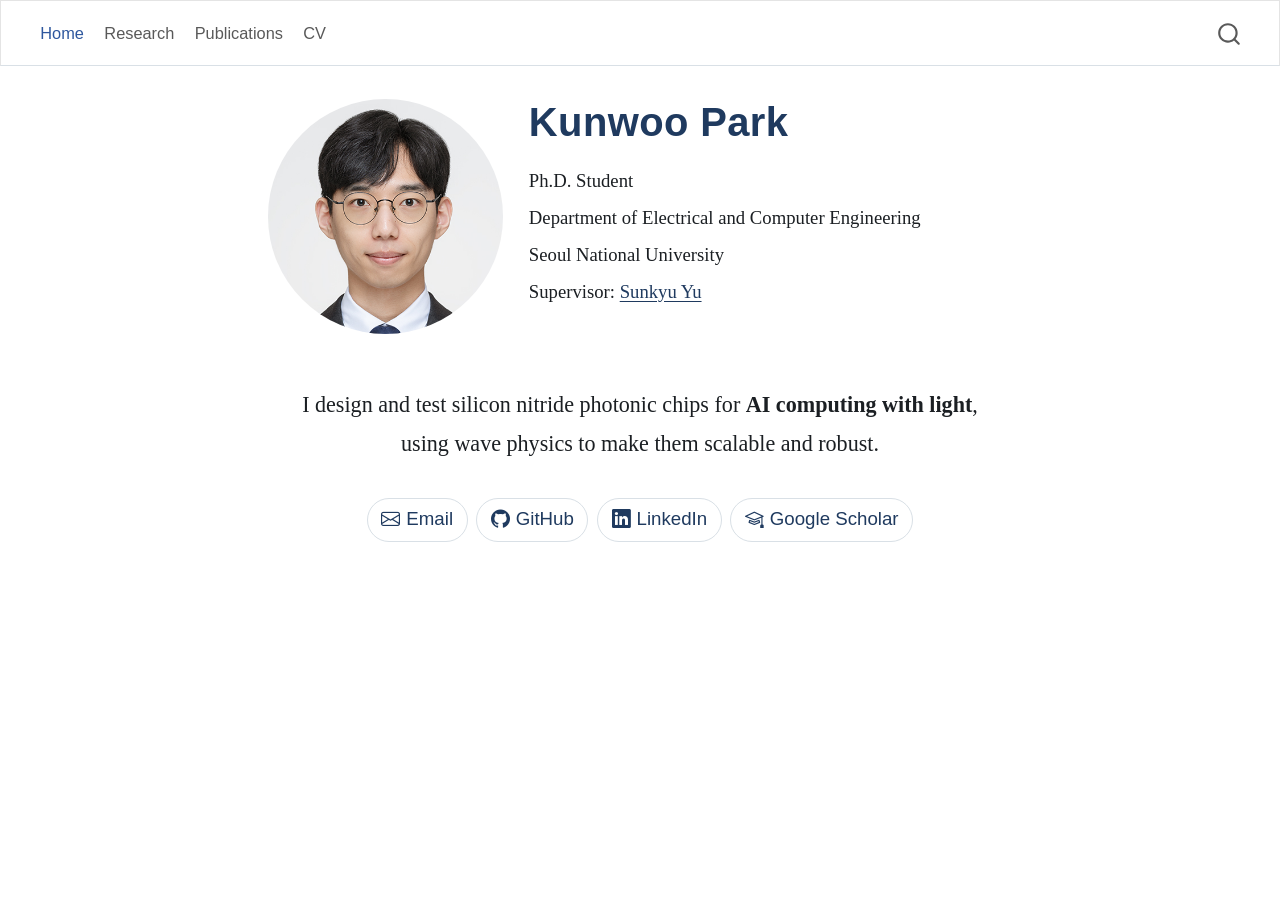
<file: docs/index.html>
<!DOCTYPE html>
<html xmlns="http://www.w3.org/1999/xhtml" lang="en" xml:lang="en"><head>

<meta charset="utf-8">
<meta name="generator" content="quarto-1.9.37">

<meta name="viewport" content="width=device-width, initial-scale=1.0, user-scalable=yes">

<meta name="description" content="Kunwoo Park, Ph.D.&nbsp;student at Seoul National University. Research in integrated photonics, optical inverse design, and topological photonics for AI computing with light.">

<title>Home – Kunwoo Park</title>
<style>
/* Default styles provided by pandoc.
** See https://pandoc.org/MANUAL.html#variables-for-html for config info.
*/
code{white-space: pre-wrap;}
span.smallcaps{font-variant: small-caps;}
div.columns{display: flex; gap: min(4vw, 1.5em);}
div.column{flex: auto; overflow-x: auto;}
div.hanging-indent{margin-left: 1.5em; text-indent: -1.5em;}
ul.task-list{list-style: none;}
ul.task-list li input[type="checkbox"] {
  width: 0.8em;
  margin: 0 0.8em 0.2em -1em; /* quarto-specific, see https://github.com/quarto-dev/quarto-cli/issues/4556 */ 
  vertical-align: middle;
}
</style>


<script src="site_libs/quarto-nav/quarto-nav.js"></script>
<script src="site_libs/quarto-nav/headroom.min.js"></script>
<script src="site_libs/clipboard/clipboard.min.js"></script>
<script src="site_libs/quarto-search/autocomplete.umd.js"></script>
<script src="site_libs/quarto-search/fuse.min.js"></script>
<script src="site_libs/quarto-search/quarto-search.js"></script>
<meta name="quarto:offset" content="./">
<link href="./park.png" rel="icon" type="image/png">
<script src="site_libs/quarto-html/quarto.js" type="module"></script>
<script src="site_libs/quarto-html/tabsets/tabsets.js" type="module"></script>
<script src="site_libs/quarto-html/popper.min.js"></script>
<script src="site_libs/quarto-html/tippy.umd.min.js"></script>
<script src="site_libs/quarto-html/anchor.min.js"></script>
<link href="site_libs/quarto-html/tippy.css" rel="stylesheet">
<link href="site_libs/quarto-html/quarto-syntax-highlighting-7f8f88aac4f3542376d5c11b86a4c14d.css" rel="stylesheet" id="quarto-text-highlighting-styles">
<script src="site_libs/bootstrap/bootstrap.min.js"></script>
<link href="site_libs/bootstrap/bootstrap-icons.css" rel="stylesheet">
<link href="site_libs/bootstrap/bootstrap-d70271683aa93feafeb583e606870e3f.min.css" rel="stylesheet" append-hash="true" id="quarto-bootstrap" data-mode="light">
<script id="quarto-search-options" type="application/json">{
  "location": "navbar",
  "copy-button": false,
  "collapse-after": 3,
  "panel-placement": "end",
  "type": "overlay",
  "limit": 50,
  "keyboard-shortcut": [
    "f",
    "/",
    "s"
  ],
  "show-item-context": false,
  "language": {
    "search-no-results-text": "No results",
    "search-matching-documents-text": "matching documents",
    "search-copy-link-title": "Copy link to search",
    "search-hide-matches-text": "Hide additional matches",
    "search-more-match-text": "more match in this document",
    "search-more-matches-text": "more matches in this document",
    "search-clear-button-title": "Clear",
    "search-text-placeholder": "",
    "search-detached-cancel-button-title": "Cancel",
    "search-submit-button-title": "Submit",
    "search-label": "Search"
  }
}</script>


<link rel="stylesheet" href="styles.css">
<meta property="og:title" content="Home – Kunwoo Park">
<meta property="og:description" content="Kunwoo Park, Ph.D.&nbsp;student at Seoul National University. Research in integrated photonics, optical inverse design, and topological photonics for AI computing with light.">
<meta property="og:image" content="https://kunwoopark.github.io/images/profile.jpg">
<meta property="og:site_name" content="Kunwoo Park">
<meta property="og:image:alt" content="Portrait of Kunwoo Park">
</head>

<body class="nav-fixed home-page fullcontent quarto-light">

<div id="quarto-search-results"></div>
  <header id="quarto-header" class="headroom fixed-top">
    <nav class="navbar navbar-expand-lg " data-bs-theme="dark">
      <div class="navbar-container container-fluid">
      <div class="navbar-brand-container mx-auto">
    <a class="navbar-brand" href="./index.html">
    <span class="navbar-title">Kunwoo Park</span>
    </a>
  </div>
            <div id="quarto-search" class="" title="Search"></div>
          <button class="navbar-toggler" type="button" data-bs-toggle="collapse" data-bs-target="#navbarCollapse" aria-controls="navbarCollapse" role="menu" aria-expanded="false" aria-label="Toggle navigation" onclick="if (window.quartoToggleHeadroom) { window.quartoToggleHeadroom(); }">
  <span class="navbar-toggler-icon"></span>
</button>
          <div class="collapse navbar-collapse" id="navbarCollapse">
            <ul class="navbar-nav navbar-nav-scroll me-auto">
  <li class="nav-item">
    <a class="nav-link active" href="./index.html" aria-current="page"> 
<span class="menu-text">Home</span></a>
  </li>  
  <li class="nav-item">
    <a class="nav-link" href="./research.html"> 
<span class="menu-text">Research</span></a>
  </li>  
  <li class="nav-item">
    <a class="nav-link" href="./publications.html"> 
<span class="menu-text">Publications</span></a>
  </li>  
  <li class="nav-item">
    <a class="nav-link" href="./cv.html"> 
<span class="menu-text">CV</span></a>
  </li>  
</ul>
          </div> <!-- /navcollapse -->
            <div class="quarto-navbar-tools">
</div>
      </div> <!-- /container-fluid -->
    </nav>
</header>
<!-- content -->
<div id="quarto-content" class="quarto-container page-columns page-rows-contents page-layout-article page-navbar">
<!-- sidebar -->
<!-- margin-sidebar -->
    
<!-- main -->
<main class="content" id="quarto-document-content">

<header id="title-block-header" class="quarto-title-block default">
<div class="quarto-title">
<h1 class="title">Home</h1>
</div>

<div>
  <div class="description">
    Kunwoo Park, Ph.D.&nbsp;student at Seoul National University. Research in integrated photonics, optical inverse design, and topological photonics for AI computing with light.
  </div>
</div>


<div class="quarto-title-meta">

    
  
    
  </div>
  


</header>


<div class="columns home-hero">
<div class="column" style="width:36%;">
<div class="quarto-figure quarto-figure-center">
<figure class="figure">
<p><img src="images/profile.jpg" class="home-profile-image img-fluid figure-img" alt="Portrait of Kunwoo Park"></p>
<figcaption>Kunwoo Park</figcaption>
</figure>
</div>
</div><div class="column" style="width:64%;">
<section id="kunwoo-park" class="level1">
<h1>Kunwoo Park</h1>
<div class="home-meta">
<p>Ph.D.&nbsp;Student</p>
<p>Department of Electrical and Computer Engineering</p>
<p>Seoul National University</p>
<p>Supervisor: <a href="https://waves.snu.ac.kr">Sunkyu Yu</a></p>
</div>
</section>
</div>
</div>
<div class="home-intro">
<p>I design and test <span class="nowrap">silicon nitride photonic chips</span> for <span class="nowrap"><strong>AI computing with light</strong></span>, using <span class="nowrap">wave physics</span> to make them <span class="nowrap">scalable and robust</span>.</p>
</div>
<div class="about-links">
<p><a href="mailto:imotdnif43@snu.ac.kr" class="about-link"><i class="bi bi-envelope" aria-hidden="true"></i> <span class="about-link-text">Email</span></a> <a href="https://github.com/KunwooPark" class="about-link"><i class="bi bi-github" aria-hidden="true"></i> <span class="about-link-text">GitHub</span></a> <a href="https://www.linkedin.com/in/kunwoo-park-38ba13329/" class="about-link"><i class="bi bi-linkedin" aria-hidden="true"></i> <span class="about-link-text">LinkedIn</span></a> <a href="https://scholar.google.com/citations?user=KrNjLQgAAAAJ" class="about-link"><i class="bi bi-mortarboard" aria-hidden="true"></i> <span class="about-link-text">Google Scholar</span></a></p>
</div>



</main> <!-- /main -->
<script id="quarto-html-after-body" type="application/javascript">
  window.document.addEventListener("DOMContentLoaded", function (event) {
    const icon = "";
    const anchorJS = new window.AnchorJS();
    anchorJS.options = {
      placement: 'right',
      icon: icon
    };
    anchorJS.add('.anchored');
    const isCodeAnnotation = (el) => {
      for (const clz of el.classList) {
        if (clz.startsWith('code-annotation-')) {                     
          return true;
        }
      }
      return false;
    }
    const onCopySuccess = function(e) {
      // button target
      const button = e.trigger;
      // don't keep focus
      button.blur();
      // flash "checked"
      button.classList.add('code-copy-button-checked');
      var currentTitle = button.getAttribute("title");
      button.setAttribute("title", "Copied!");
      let tooltip;
      if (window.bootstrap) {
        button.setAttribute("data-bs-toggle", "tooltip");
        button.setAttribute("data-bs-placement", "left");
        button.setAttribute("data-bs-title", "Copied!");
        tooltip = new bootstrap.Tooltip(button, 
          { trigger: "manual", 
            customClass: "code-copy-button-tooltip",
            offset: [0, -8]});
        tooltip.show();    
      }
      setTimeout(function() {
        if (tooltip) {
          tooltip.hide();
          button.removeAttribute("data-bs-title");
          button.removeAttribute("data-bs-toggle");
          button.removeAttribute("data-bs-placement");
        }
        button.setAttribute("title", currentTitle);
        button.classList.remove('code-copy-button-checked');
      }, 1000);
      // clear code selection
      e.clearSelection();
    }
    const getTextToCopy = function(trigger) {
      const outerScaffold = trigger.parentElement.cloneNode(true);
      const codeEl = outerScaffold.querySelector('code');
      for (const childEl of codeEl.children) {
        if (isCodeAnnotation(childEl)) {
          childEl.remove();
        }
      }
      return codeEl.innerText;
    }
    const clipboard = new window.ClipboardJS('.code-copy-button:not([data-in-quarto-modal])', {
      text: getTextToCopy
    });
    clipboard.on('success', onCopySuccess);
    if (window.document.getElementById('quarto-embedded-source-code-modal')) {
      const clipboardModal = new window.ClipboardJS('.code-copy-button[data-in-quarto-modal]', {
        text: getTextToCopy,
        container: window.document.getElementById('quarto-embedded-source-code-modal')
      });
      clipboardModal.on('success', onCopySuccess);
    }
      var localhostRegex = new RegExp(/^(?:http|https):\/\/localhost\:?[0-9]*\//);
      var mailtoRegex = new RegExp(/^mailto:/);
        var filterRegex = new RegExp("https:\/\/kunwoopark\.github\.io\/");
      var isInternal = (href) => {
          return filterRegex.test(href) || localhostRegex.test(href) || mailtoRegex.test(href);
      }
      // Inspect non-navigation links and adorn them if external
     var links = window.document.querySelectorAll('a[href]:not(.nav-link):not(.navbar-brand):not(.toc-action):not(.sidebar-link):not(.sidebar-item-toggle):not(.pagination-link):not(.no-external):not([aria-hidden]):not(.dropdown-item):not(.quarto-navigation-tool):not(.about-link)');
      for (var i=0; i<links.length; i++) {
        const link = links[i];
        if (!isInternal(link.href)) {
          // undo the damage that might have been done by quarto-nav.js in the case of
          // links that we want to consider external
          if (link.dataset.originalHref !== undefined) {
            link.href = link.dataset.originalHref;
          }
            // target, if specified
            link.setAttribute("target", "_blank");
            if (link.getAttribute("rel") === null) {
              link.setAttribute("rel", "noopener");
            }
        }
      }
    function tippyHover(el, contentFn, onTriggerFn, onUntriggerFn) {
      const config = {
        allowHTML: true,
        maxWidth: 500,
        delay: 100,
        arrow: false,
        appendTo: function(el) {
            return el.parentElement;
        },
        interactive: true,
        interactiveBorder: 10,
        theme: 'quarto',
        placement: 'bottom-start',
      };
      if (contentFn) {
        config.content = contentFn;
      }
      if (onTriggerFn) {
        config.onTrigger = onTriggerFn;
      }
      if (onUntriggerFn) {
        config.onUntrigger = onUntriggerFn;
      }
      window.tippy(el, config); 
    }
    const noterefs = window.document.querySelectorAll('a[role="doc-noteref"]');
    for (var i=0; i<noterefs.length; i++) {
      const ref = noterefs[i];
      tippyHover(ref, function() {
        // use id or data attribute instead here
        let href = ref.getAttribute('data-footnote-href') || ref.getAttribute('href');
        try { href = new URL(href).hash; } catch {}
        const id = href.replace(/^#\/?/, "");
        const note = window.document.getElementById(id);
        if (note) {
          return note.innerHTML;
        } else {
          return "";
        }
      });
    }
    const xrefs = window.document.querySelectorAll('a.quarto-xref');
    const processXRef = (id, note) => {
      // Strip column container classes
      const stripColumnClz = (el) => {
        el.classList.remove("page-full", "page-columns");
        if (el.children) {
          for (const child of el.children) {
            stripColumnClz(child);
          }
        }
      }
      stripColumnClz(note)
      if (id === null || id.startsWith('sec-')) {
        // Special case sections, only their first couple elements
        const container = document.createElement("div");
        if (note.children && note.children.length > 2) {
          container.appendChild(note.children[0].cloneNode(true));
          for (let i = 1; i < note.children.length; i++) {
            const child = note.children[i];
            if (child.tagName === "P" && child.innerText === "") {
              continue;
            } else {
              container.appendChild(child.cloneNode(true));
              break;
            }
          }
          if (window.Quarto?.typesetMath) {
            window.Quarto.typesetMath(container);
          }
          return container.innerHTML
        } else {
          if (window.Quarto?.typesetMath) {
            window.Quarto.typesetMath(note);
          }
          return note.innerHTML;
        }
      } else {
        // Remove any anchor links if they are present
        const anchorLink = note.querySelector('a.anchorjs-link');
        if (anchorLink) {
          anchorLink.remove();
        }
        if (window.Quarto?.typesetMath) {
          window.Quarto.typesetMath(note);
        }
        if (note.classList.contains("callout")) {
          return note.outerHTML;
        } else {
          return note.innerHTML;
        }
      }
    }
    for (var i=0; i<xrefs.length; i++) {
      const xref = xrefs[i];
      tippyHover(xref, undefined, function(instance) {
        instance.disable();
        let url = xref.getAttribute('href');
        let hash = undefined; 
        if (url.startsWith('#')) {
          hash = url;
        } else {
          try { hash = new URL(url).hash; } catch {}
        }
        if (hash) {
          const id = hash.replace(/^#\/?/, "");
          const note = window.document.getElementById(id);
          if (note !== null) {
            try {
              const html = processXRef(id, note.cloneNode(true));
              instance.setContent(html);
            } finally {
              instance.enable();
              instance.show();
            }
          } else {
            // See if we can fetch this
            fetch(url.split('#')[0])
            .then(res => res.text())
            .then(html => {
              const parser = new DOMParser();
              const htmlDoc = parser.parseFromString(html, "text/html");
              const note = htmlDoc.getElementById(id);
              if (note !== null) {
                const html = processXRef(id, note);
                instance.setContent(html);
              } 
            }).finally(() => {
              instance.enable();
              instance.show();
            });
          }
        } else {
          // See if we can fetch a full url (with no hash to target)
          // This is a special case and we should probably do some content thinning / targeting
          fetch(url)
          .then(res => res.text())
          .then(html => {
            const parser = new DOMParser();
            const htmlDoc = parser.parseFromString(html, "text/html");
            const note = htmlDoc.querySelector('main.content');
            if (note !== null) {
              // This should only happen for chapter cross references
              // (since there is no id in the URL)
              // remove the first header
              if (note.children.length > 0 && note.children[0].tagName === "HEADER") {
                note.children[0].remove();
              }
              const html = processXRef(null, note);
              instance.setContent(html);
            } 
          }).finally(() => {
            instance.enable();
            instance.show();
          });
        }
      }, function(instance) {
      });
    }
        let selectedAnnoteEl;
        const selectorForAnnotation = ( cell, annotation) => {
          let cellAttr = 'data-code-cell="' + cell + '"';
          let lineAttr = 'data-code-annotation="' +  annotation + '"';
          const selector = 'span[' + cellAttr + '][' + lineAttr + ']';
          return selector;
        }
        const selectCodeLines = (annoteEl) => {
          const doc = window.document;
          const targetCell = annoteEl.getAttribute("data-target-cell");
          const targetAnnotation = annoteEl.getAttribute("data-target-annotation");
          const annoteSpan = window.document.querySelector(selectorForAnnotation(targetCell, targetAnnotation));
          const lines = annoteSpan.getAttribute("data-code-lines").split(",");
          const lineIds = lines.map((line) => {
            return targetCell + "-" + line;
          })
          let top = null;
          let height = null;
          let parent = null;
          if (lineIds.length > 0) {
              //compute the position of the single el (top and bottom and make a div)
              const el = window.document.getElementById(lineIds[0]);
              top = el.offsetTop;
              height = el.offsetHeight;
              parent = el.parentElement.parentElement;
            if (lineIds.length > 1) {
              const lastEl = window.document.getElementById(lineIds[lineIds.length - 1]);
              const bottom = lastEl.offsetTop + lastEl.offsetHeight;
              height = bottom - top;
            }
            if (top !== null && height !== null && parent !== null) {
              // cook up a div (if necessary) and position it 
              let div = window.document.getElementById("code-annotation-line-highlight");
              if (div === null) {
                div = window.document.createElement("div");
                div.setAttribute("id", "code-annotation-line-highlight");
                div.style.position = 'absolute';
                parent.appendChild(div);
              }
              div.style.top = top - 2 + "px";
              div.style.height = height + 4 + "px";
              div.style.left = 0;
              let gutterDiv = window.document.getElementById("code-annotation-line-highlight-gutter");
              if (gutterDiv === null) {
                gutterDiv = window.document.createElement("div");
                gutterDiv.setAttribute("id", "code-annotation-line-highlight-gutter");
                gutterDiv.style.position = 'absolute';
                const codeCell = window.document.getElementById(targetCell);
                const gutter = codeCell.querySelector('.code-annotation-gutter');
                gutter.appendChild(gutterDiv);
              }
              gutterDiv.style.top = top - 2 + "px";
              gutterDiv.style.height = height + 4 + "px";
            }
            selectedAnnoteEl = annoteEl;
          }
        };
        const unselectCodeLines = () => {
          const elementsIds = ["code-annotation-line-highlight", "code-annotation-line-highlight-gutter"];
          elementsIds.forEach((elId) => {
            const div = window.document.getElementById(elId);
            if (div) {
              div.remove();
            }
          });
          selectedAnnoteEl = undefined;
        };
          // Handle positioning of the toggle
      window.addEventListener(
        "resize",
        throttle(() => {
          elRect = undefined;
          if (selectedAnnoteEl) {
            selectCodeLines(selectedAnnoteEl);
          }
        }, 10)
      );
      function throttle(fn, ms) {
      let throttle = false;
      let timer;
        return (...args) => {
          if(!throttle) { // first call gets through
              fn.apply(this, args);
              throttle = true;
          } else { // all the others get throttled
              if(timer) clearTimeout(timer); // cancel #2
              timer = setTimeout(() => {
                fn.apply(this, args);
                timer = throttle = false;
              }, ms);
          }
        };
      }
        // Attach click handler to the DT
        const annoteDls = window.document.querySelectorAll('dt[data-target-cell]');
        for (const annoteDlNode of annoteDls) {
          annoteDlNode.addEventListener('click', (event) => {
            const clickedEl = event.target;
            if (clickedEl !== selectedAnnoteEl) {
              unselectCodeLines();
              const activeEl = window.document.querySelector('dt[data-target-cell].code-annotation-active');
              if (activeEl) {
                activeEl.classList.remove('code-annotation-active');
              }
              selectCodeLines(clickedEl);
              clickedEl.classList.add('code-annotation-active');
            } else {
              // Unselect the line
              unselectCodeLines();
              clickedEl.classList.remove('code-annotation-active');
            }
          });
        }
    const findCites = (el) => {
      const parentEl = el.parentElement;
      if (parentEl) {
        const cites = parentEl.dataset.cites;
        if (cites) {
          return {
            el,
            cites: cites.split(' ')
          };
        } else {
          return findCites(el.parentElement)
        }
      } else {
        return undefined;
      }
    };
    var bibliorefs = window.document.querySelectorAll('a[role="doc-biblioref"]');
    for (var i=0; i<bibliorefs.length; i++) {
      const ref = bibliorefs[i];
      const citeInfo = findCites(ref);
      if (citeInfo) {
        tippyHover(citeInfo.el, function() {
          var popup = window.document.createElement('div');
          citeInfo.cites.forEach(function(cite) {
            var citeDiv = window.document.createElement('div');
            citeDiv.classList.add('hanging-indent');
            citeDiv.classList.add('csl-entry');
            var biblioDiv = window.document.getElementById('ref-' + cite);
            if (biblioDiv) {
              citeDiv.innerHTML = biblioDiv.innerHTML;
            }
            popup.appendChild(citeDiv);
          });
          return popup.innerHTML;
        });
      }
    }
  });
  </script>
</div> <!-- /content -->




</body></html>
</file>
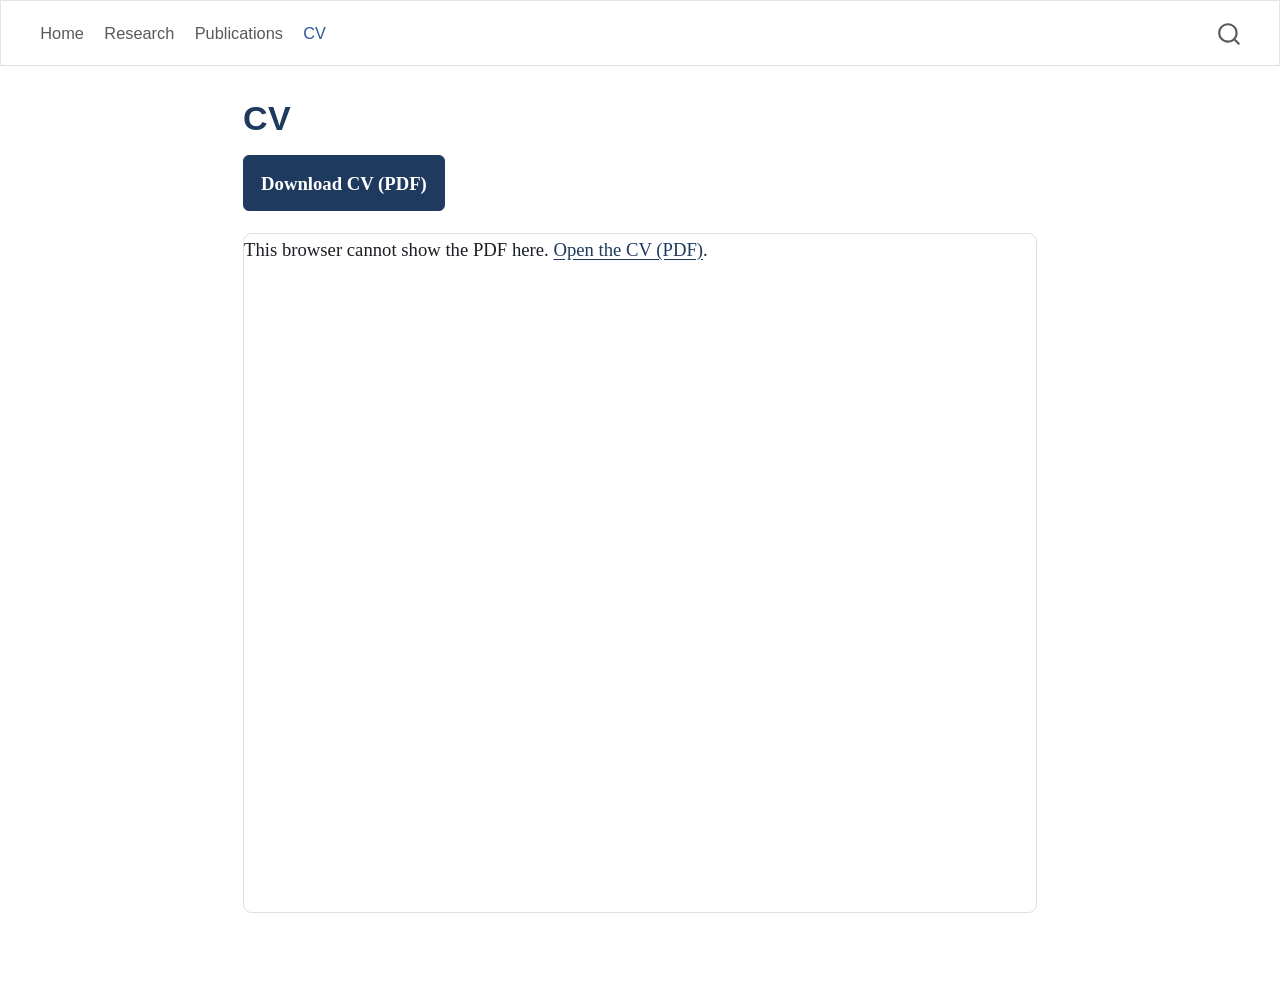
<file: docs/cv.html>
<!DOCTYPE html>
<html xmlns="http://www.w3.org/1999/xhtml" lang="en" xml:lang="en"><head>

<meta charset="utf-8">
<meta name="generator" content="quarto-1.9.37">

<meta name="viewport" content="width=device-width, initial-scale=1.0, user-scalable=yes">

<meta name="description" content="Curriculum vitae of Kunwoo Park.">

<title>CV – Kunwoo Park</title>
<style>
/* Default styles provided by pandoc.
** See https://pandoc.org/MANUAL.html#variables-for-html for config info.
*/
code{white-space: pre-wrap;}
span.smallcaps{font-variant: small-caps;}
div.columns{display: flex; gap: min(4vw, 1.5em);}
div.column{flex: auto; overflow-x: auto;}
div.hanging-indent{margin-left: 1.5em; text-indent: -1.5em;}
ul.task-list{list-style: none;}
ul.task-list li input[type="checkbox"] {
  width: 0.8em;
  margin: 0 0.8em 0.2em -1em; /* quarto-specific, see https://github.com/quarto-dev/quarto-cli/issues/4556 */ 
  vertical-align: middle;
}
</style>


<script src="site_libs/quarto-nav/quarto-nav.js"></script>
<script src="site_libs/quarto-nav/headroom.min.js"></script>
<script src="site_libs/clipboard/clipboard.min.js"></script>
<script src="site_libs/quarto-search/autocomplete.umd.js"></script>
<script src="site_libs/quarto-search/fuse.min.js"></script>
<script src="site_libs/quarto-search/quarto-search.js"></script>
<meta name="quarto:offset" content="./">
<link href="./park.png" rel="icon" type="image/png">
<script src="site_libs/quarto-html/quarto.js" type="module"></script>
<script src="site_libs/quarto-html/tabsets/tabsets.js" type="module"></script>
<script src="site_libs/quarto-html/popper.min.js"></script>
<script src="site_libs/quarto-html/tippy.umd.min.js"></script>
<script src="site_libs/quarto-html/anchor.min.js"></script>
<link href="site_libs/quarto-html/tippy.css" rel="stylesheet">
<link href="site_libs/quarto-html/quarto-syntax-highlighting-7f8f88aac4f3542376d5c11b86a4c14d.css" rel="stylesheet" id="quarto-text-highlighting-styles">
<script src="site_libs/bootstrap/bootstrap.min.js"></script>
<link href="site_libs/bootstrap/bootstrap-icons.css" rel="stylesheet">
<link href="site_libs/bootstrap/bootstrap-d70271683aa93feafeb583e606870e3f.min.css" rel="stylesheet" append-hash="true" id="quarto-bootstrap" data-mode="light">
<script id="quarto-search-options" type="application/json">{
  "location": "navbar",
  "copy-button": false,
  "collapse-after": 3,
  "panel-placement": "end",
  "type": "overlay",
  "limit": 50,
  "keyboard-shortcut": [
    "f",
    "/",
    "s"
  ],
  "show-item-context": false,
  "language": {
    "search-no-results-text": "No results",
    "search-matching-documents-text": "matching documents",
    "search-copy-link-title": "Copy link to search",
    "search-hide-matches-text": "Hide additional matches",
    "search-more-match-text": "more match in this document",
    "search-more-matches-text": "more matches in this document",
    "search-clear-button-title": "Clear",
    "search-text-placeholder": "",
    "search-detached-cancel-button-title": "Cancel",
    "search-submit-button-title": "Submit",
    "search-label": "Search"
  }
}</script>


<link rel="stylesheet" href="styles.css">
<meta property="og:title" content="CV – Kunwoo Park">
<meta property="og:description" content="Kunwoo Park is a Ph.D.&nbsp;student at Seoul National University researching integrated photonics, optical inverse design, and topological photonics for AI computing with light.">
<meta property="og:image" content="https://kunwoopark.github.io/images/profile.jpg">
<meta property="og:site_name" content="Kunwoo Park">
<meta property="og:image:alt" content="Portrait of Kunwoo Park">
</head>

<body class="nav-fixed cv-page fullcontent quarto-light">

<div id="quarto-search-results"></div>
  <header id="quarto-header" class="headroom fixed-top">
    <nav class="navbar navbar-expand-lg " data-bs-theme="dark">
      <div class="navbar-container container-fluid">
      <div class="navbar-brand-container mx-auto">
    <a class="navbar-brand" href="./index.html">
    <span class="navbar-title">Kunwoo Park</span>
    </a>
  </div>
            <div id="quarto-search" class="" title="Search"></div>
          <button class="navbar-toggler" type="button" data-bs-toggle="collapse" data-bs-target="#navbarCollapse" aria-controls="navbarCollapse" role="menu" aria-expanded="false" aria-label="Toggle navigation" onclick="if (window.quartoToggleHeadroom) { window.quartoToggleHeadroom(); }">
  <span class="navbar-toggler-icon"></span>
</button>
          <div class="collapse navbar-collapse" id="navbarCollapse">
            <ul class="navbar-nav navbar-nav-scroll me-auto">
  <li class="nav-item">
    <a class="nav-link" href="./index.html"> 
<span class="menu-text">Home</span></a>
  </li>  
  <li class="nav-item">
    <a class="nav-link" href="./research.html"> 
<span class="menu-text">Research</span></a>
  </li>  
  <li class="nav-item">
    <a class="nav-link" href="./publications.html"> 
<span class="menu-text">Publications</span></a>
  </li>  
  <li class="nav-item">
    <a class="nav-link active" href="./cv.html" aria-current="page"> 
<span class="menu-text">CV</span></a>
  </li>  
</ul>
          </div> <!-- /navcollapse -->
            <div class="quarto-navbar-tools">
</div>
      </div> <!-- /container-fluid -->
    </nav>
</header>
<!-- content -->
<div id="quarto-content" class="quarto-container page-columns page-rows-contents page-layout-article page-navbar">
<!-- sidebar -->
<!-- margin-sidebar -->
    
<!-- main -->
<main class="content" id="quarto-document-content">

<header id="title-block-header" class="quarto-title-block default">
<div class="quarto-title">
<h1 class="title">CV</h1>
</div>



<div class="quarto-title-meta">

    
  
    
  </div>
  


</header>


<p><a href="cv-pdf.pdf" class="cv-button">Download CV (PDF)</a></p>
<object class="cv-embed" data="cv-pdf.pdf#navpanes=0&amp;view=FitH" type="application/pdf" aria-label="Curriculum vitae of Kunwoo Park (PDF)">
  <p class="cv-embed-fallback">This browser cannot show the PDF here. <a href="cv-pdf.pdf">Open the CV (PDF)</a>.</p>
</object>



</main> <!-- /main -->
<script id="quarto-html-after-body" type="application/javascript">
  window.document.addEventListener("DOMContentLoaded", function (event) {
    const icon = "";
    const anchorJS = new window.AnchorJS();
    anchorJS.options = {
      placement: 'right',
      icon: icon
    };
    anchorJS.add('.anchored');
    const isCodeAnnotation = (el) => {
      for (const clz of el.classList) {
        if (clz.startsWith('code-annotation-')) {                     
          return true;
        }
      }
      return false;
    }
    const onCopySuccess = function(e) {
      // button target
      const button = e.trigger;
      // don't keep focus
      button.blur();
      // flash "checked"
      button.classList.add('code-copy-button-checked');
      var currentTitle = button.getAttribute("title");
      button.setAttribute("title", "Copied!");
      let tooltip;
      if (window.bootstrap) {
        button.setAttribute("data-bs-toggle", "tooltip");
        button.setAttribute("data-bs-placement", "left");
        button.setAttribute("data-bs-title", "Copied!");
        tooltip = new bootstrap.Tooltip(button, 
          { trigger: "manual", 
            customClass: "code-copy-button-tooltip",
            offset: [0, -8]});
        tooltip.show();    
      }
      setTimeout(function() {
        if (tooltip) {
          tooltip.hide();
          button.removeAttribute("data-bs-title");
          button.removeAttribute("data-bs-toggle");
          button.removeAttribute("data-bs-placement");
        }
        button.setAttribute("title", currentTitle);
        button.classList.remove('code-copy-button-checked');
      }, 1000);
      // clear code selection
      e.clearSelection();
    }
    const getTextToCopy = function(trigger) {
      const outerScaffold = trigger.parentElement.cloneNode(true);
      const codeEl = outerScaffold.querySelector('code');
      for (const childEl of codeEl.children) {
        if (isCodeAnnotation(childEl)) {
          childEl.remove();
        }
      }
      return codeEl.innerText;
    }
    const clipboard = new window.ClipboardJS('.code-copy-button:not([data-in-quarto-modal])', {
      text: getTextToCopy
    });
    clipboard.on('success', onCopySuccess);
    if (window.document.getElementById('quarto-embedded-source-code-modal')) {
      const clipboardModal = new window.ClipboardJS('.code-copy-button[data-in-quarto-modal]', {
        text: getTextToCopy,
        container: window.document.getElementById('quarto-embedded-source-code-modal')
      });
      clipboardModal.on('success', onCopySuccess);
    }
      var localhostRegex = new RegExp(/^(?:http|https):\/\/localhost\:?[0-9]*\//);
      var mailtoRegex = new RegExp(/^mailto:/);
        var filterRegex = new RegExp("https:\/\/kunwoopark\.github\.io\/");
      var isInternal = (href) => {
          return filterRegex.test(href) || localhostRegex.test(href) || mailtoRegex.test(href);
      }
      // Inspect non-navigation links and adorn them if external
     var links = window.document.querySelectorAll('a[href]:not(.nav-link):not(.navbar-brand):not(.toc-action):not(.sidebar-link):not(.sidebar-item-toggle):not(.pagination-link):not(.no-external):not([aria-hidden]):not(.dropdown-item):not(.quarto-navigation-tool):not(.about-link)');
      for (var i=0; i<links.length; i++) {
        const link = links[i];
        if (!isInternal(link.href)) {
          // undo the damage that might have been done by quarto-nav.js in the case of
          // links that we want to consider external
          if (link.dataset.originalHref !== undefined) {
            link.href = link.dataset.originalHref;
          }
            // target, if specified
            link.setAttribute("target", "_blank");
            if (link.getAttribute("rel") === null) {
              link.setAttribute("rel", "noopener");
            }
        }
      }
    function tippyHover(el, contentFn, onTriggerFn, onUntriggerFn) {
      const config = {
        allowHTML: true,
        maxWidth: 500,
        delay: 100,
        arrow: false,
        appendTo: function(el) {
            return el.parentElement;
        },
        interactive: true,
        interactiveBorder: 10,
        theme: 'quarto',
        placement: 'bottom-start',
      };
      if (contentFn) {
        config.content = contentFn;
      }
      if (onTriggerFn) {
        config.onTrigger = onTriggerFn;
      }
      if (onUntriggerFn) {
        config.onUntrigger = onUntriggerFn;
      }
      window.tippy(el, config); 
    }
    const noterefs = window.document.querySelectorAll('a[role="doc-noteref"]');
    for (var i=0; i<noterefs.length; i++) {
      const ref = noterefs[i];
      tippyHover(ref, function() {
        // use id or data attribute instead here
        let href = ref.getAttribute('data-footnote-href') || ref.getAttribute('href');
        try { href = new URL(href).hash; } catch {}
        const id = href.replace(/^#\/?/, "");
        const note = window.document.getElementById(id);
        if (note) {
          return note.innerHTML;
        } else {
          return "";
        }
      });
    }
    const xrefs = window.document.querySelectorAll('a.quarto-xref');
    const processXRef = (id, note) => {
      // Strip column container classes
      const stripColumnClz = (el) => {
        el.classList.remove("page-full", "page-columns");
        if (el.children) {
          for (const child of el.children) {
            stripColumnClz(child);
          }
        }
      }
      stripColumnClz(note)
      if (id === null || id.startsWith('sec-')) {
        // Special case sections, only their first couple elements
        const container = document.createElement("div");
        if (note.children && note.children.length > 2) {
          container.appendChild(note.children[0].cloneNode(true));
          for (let i = 1; i < note.children.length; i++) {
            const child = note.children[i];
            if (child.tagName === "P" && child.innerText === "") {
              continue;
            } else {
              container.appendChild(child.cloneNode(true));
              break;
            }
          }
          if (window.Quarto?.typesetMath) {
            window.Quarto.typesetMath(container);
          }
          return container.innerHTML
        } else {
          if (window.Quarto?.typesetMath) {
            window.Quarto.typesetMath(note);
          }
          return note.innerHTML;
        }
      } else {
        // Remove any anchor links if they are present
        const anchorLink = note.querySelector('a.anchorjs-link');
        if (anchorLink) {
          anchorLink.remove();
        }
        if (window.Quarto?.typesetMath) {
          window.Quarto.typesetMath(note);
        }
        if (note.classList.contains("callout")) {
          return note.outerHTML;
        } else {
          return note.innerHTML;
        }
      }
    }
    for (var i=0; i<xrefs.length; i++) {
      const xref = xrefs[i];
      tippyHover(xref, undefined, function(instance) {
        instance.disable();
        let url = xref.getAttribute('href');
        let hash = undefined; 
        if (url.startsWith('#')) {
          hash = url;
        } else {
          try { hash = new URL(url).hash; } catch {}
        }
        if (hash) {
          const id = hash.replace(/^#\/?/, "");
          const note = window.document.getElementById(id);
          if (note !== null) {
            try {
              const html = processXRef(id, note.cloneNode(true));
              instance.setContent(html);
            } finally {
              instance.enable();
              instance.show();
            }
          } else {
            // See if we can fetch this
            fetch(url.split('#')[0])
            .then(res => res.text())
            .then(html => {
              const parser = new DOMParser();
              const htmlDoc = parser.parseFromString(html, "text/html");
              const note = htmlDoc.getElementById(id);
              if (note !== null) {
                const html = processXRef(id, note);
                instance.setContent(html);
              } 
            }).finally(() => {
              instance.enable();
              instance.show();
            });
          }
        } else {
          // See if we can fetch a full url (with no hash to target)
          // This is a special case and we should probably do some content thinning / targeting
          fetch(url)
          .then(res => res.text())
          .then(html => {
            const parser = new DOMParser();
            const htmlDoc = parser.parseFromString(html, "text/html");
            const note = htmlDoc.querySelector('main.content');
            if (note !== null) {
              // This should only happen for chapter cross references
              // (since there is no id in the URL)
              // remove the first header
              if (note.children.length > 0 && note.children[0].tagName === "HEADER") {
                note.children[0].remove();
              }
              const html = processXRef(null, note);
              instance.setContent(html);
            } 
          }).finally(() => {
            instance.enable();
            instance.show();
          });
        }
      }, function(instance) {
      });
    }
        let selectedAnnoteEl;
        const selectorForAnnotation = ( cell, annotation) => {
          let cellAttr = 'data-code-cell="' + cell + '"';
          let lineAttr = 'data-code-annotation="' +  annotation + '"';
          const selector = 'span[' + cellAttr + '][' + lineAttr + ']';
          return selector;
        }
        const selectCodeLines = (annoteEl) => {
          const doc = window.document;
          const targetCell = annoteEl.getAttribute("data-target-cell");
          const targetAnnotation = annoteEl.getAttribute("data-target-annotation");
          const annoteSpan = window.document.querySelector(selectorForAnnotation(targetCell, targetAnnotation));
          const lines = annoteSpan.getAttribute("data-code-lines").split(",");
          const lineIds = lines.map((line) => {
            return targetCell + "-" + line;
          })
          let top = null;
          let height = null;
          let parent = null;
          if (lineIds.length > 0) {
              //compute the position of the single el (top and bottom and make a div)
              const el = window.document.getElementById(lineIds[0]);
              top = el.offsetTop;
              height = el.offsetHeight;
              parent = el.parentElement.parentElement;
            if (lineIds.length > 1) {
              const lastEl = window.document.getElementById(lineIds[lineIds.length - 1]);
              const bottom = lastEl.offsetTop + lastEl.offsetHeight;
              height = bottom - top;
            }
            if (top !== null && height !== null && parent !== null) {
              // cook up a div (if necessary) and position it 
              let div = window.document.getElementById("code-annotation-line-highlight");
              if (div === null) {
                div = window.document.createElement("div");
                div.setAttribute("id", "code-annotation-line-highlight");
                div.style.position = 'absolute';
                parent.appendChild(div);
              }
              div.style.top = top - 2 + "px";
              div.style.height = height + 4 + "px";
              div.style.left = 0;
              let gutterDiv = window.document.getElementById("code-annotation-line-highlight-gutter");
              if (gutterDiv === null) {
                gutterDiv = window.document.createElement("div");
                gutterDiv.setAttribute("id", "code-annotation-line-highlight-gutter");
                gutterDiv.style.position = 'absolute';
                const codeCell = window.document.getElementById(targetCell);
                const gutter = codeCell.querySelector('.code-annotation-gutter');
                gutter.appendChild(gutterDiv);
              }
              gutterDiv.style.top = top - 2 + "px";
              gutterDiv.style.height = height + 4 + "px";
            }
            selectedAnnoteEl = annoteEl;
          }
        };
        const unselectCodeLines = () => {
          const elementsIds = ["code-annotation-line-highlight", "code-annotation-line-highlight-gutter"];
          elementsIds.forEach((elId) => {
            const div = window.document.getElementById(elId);
            if (div) {
              div.remove();
            }
          });
          selectedAnnoteEl = undefined;
        };
          // Handle positioning of the toggle
      window.addEventListener(
        "resize",
        throttle(() => {
          elRect = undefined;
          if (selectedAnnoteEl) {
            selectCodeLines(selectedAnnoteEl);
          }
        }, 10)
      );
      function throttle(fn, ms) {
      let throttle = false;
      let timer;
        return (...args) => {
          if(!throttle) { // first call gets through
              fn.apply(this, args);
              throttle = true;
          } else { // all the others get throttled
              if(timer) clearTimeout(timer); // cancel #2
              timer = setTimeout(() => {
                fn.apply(this, args);
                timer = throttle = false;
              }, ms);
          }
        };
      }
        // Attach click handler to the DT
        const annoteDls = window.document.querySelectorAll('dt[data-target-cell]');
        for (const annoteDlNode of annoteDls) {
          annoteDlNode.addEventListener('click', (event) => {
            const clickedEl = event.target;
            if (clickedEl !== selectedAnnoteEl) {
              unselectCodeLines();
              const activeEl = window.document.querySelector('dt[data-target-cell].code-annotation-active');
              if (activeEl) {
                activeEl.classList.remove('code-annotation-active');
              }
              selectCodeLines(clickedEl);
              clickedEl.classList.add('code-annotation-active');
            } else {
              // Unselect the line
              unselectCodeLines();
              clickedEl.classList.remove('code-annotation-active');
            }
          });
        }
    const findCites = (el) => {
      const parentEl = el.parentElement;
      if (parentEl) {
        const cites = parentEl.dataset.cites;
        if (cites) {
          return {
            el,
            cites: cites.split(' ')
          };
        } else {
          return findCites(el.parentElement)
        }
      } else {
        return undefined;
      }
    };
    var bibliorefs = window.document.querySelectorAll('a[role="doc-biblioref"]');
    for (var i=0; i<bibliorefs.length; i++) {
      const ref = bibliorefs[i];
      const citeInfo = findCites(ref);
      if (citeInfo) {
        tippyHover(citeInfo.el, function() {
          var popup = window.document.createElement('div');
          citeInfo.cites.forEach(function(cite) {
            var citeDiv = window.document.createElement('div');
            citeDiv.classList.add('hanging-indent');
            citeDiv.classList.add('csl-entry');
            var biblioDiv = window.document.getElementById('ref-' + cite);
            if (biblioDiv) {
              citeDiv.innerHTML = biblioDiv.innerHTML;
            }
            popup.appendChild(citeDiv);
          });
          return popup.innerHTML;
        });
      }
    }
  });
  </script>
</div> <!-- /content -->




</body></html>
</file>
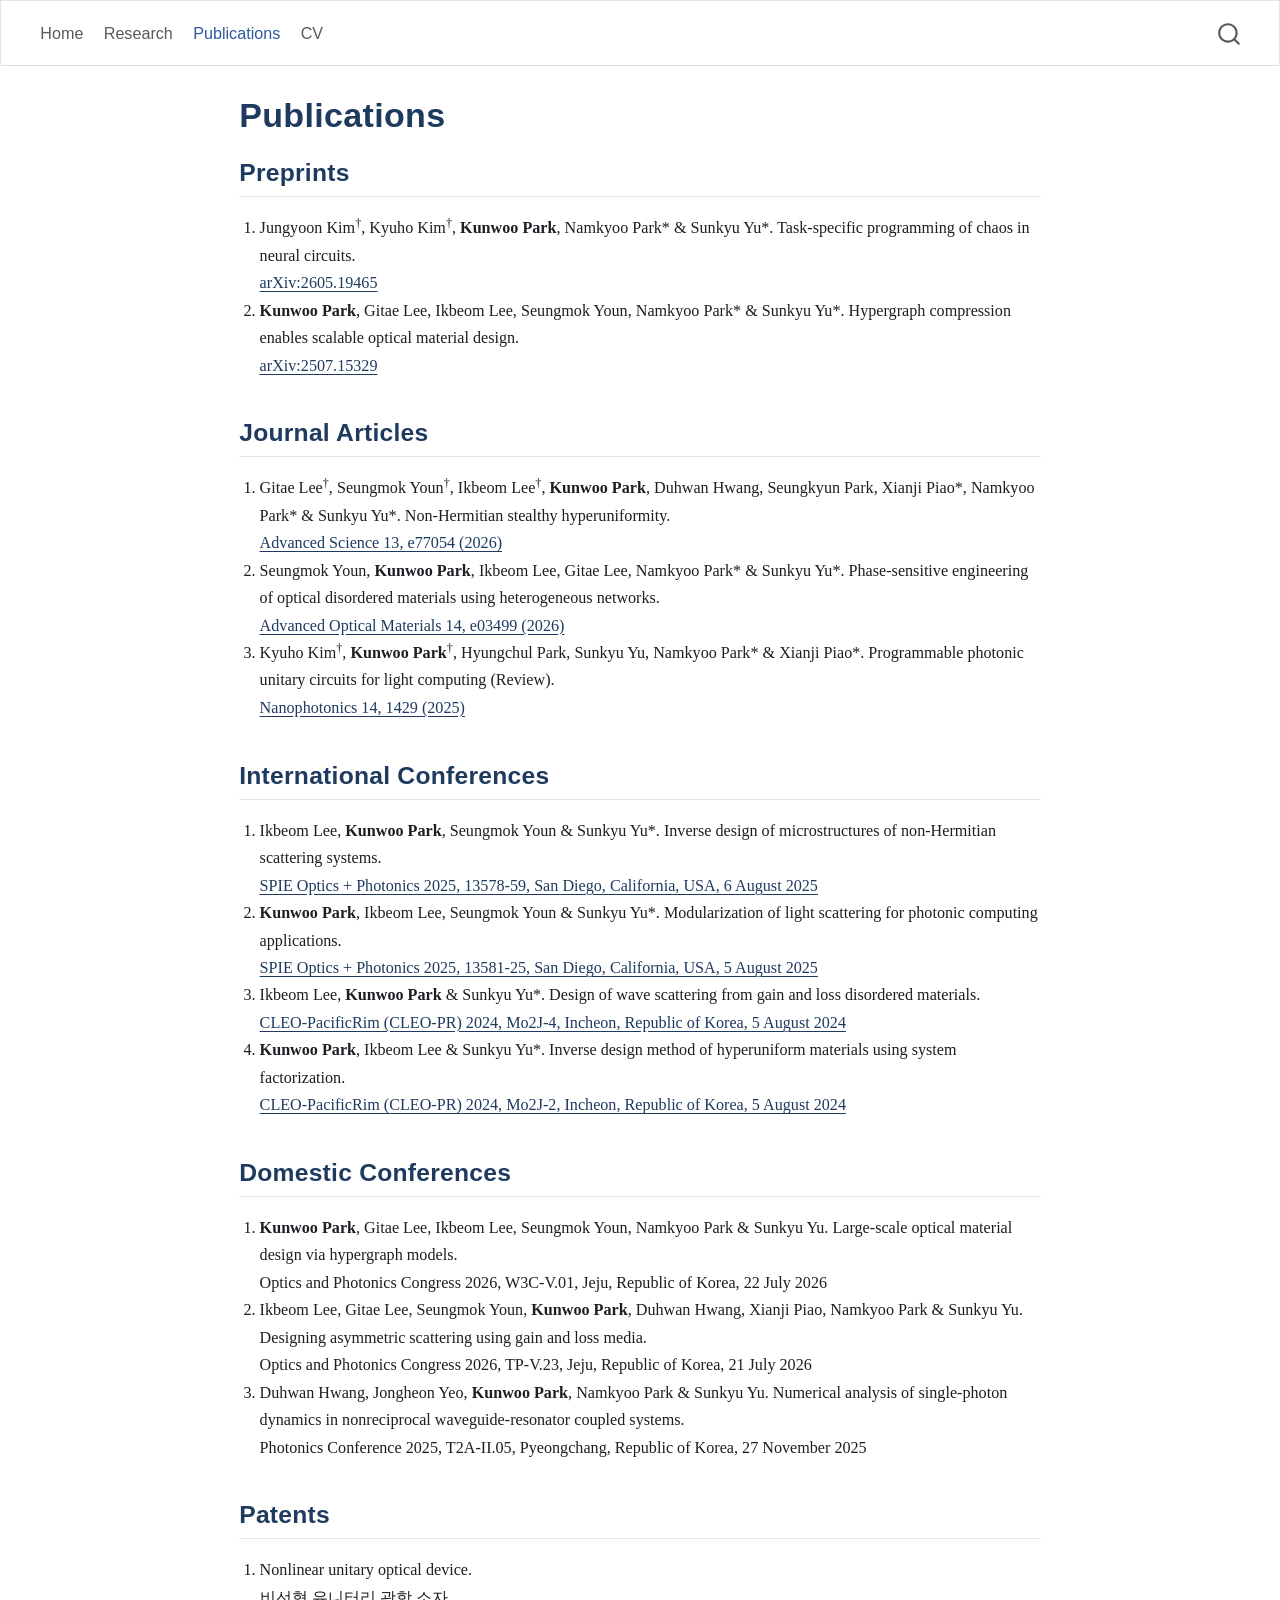
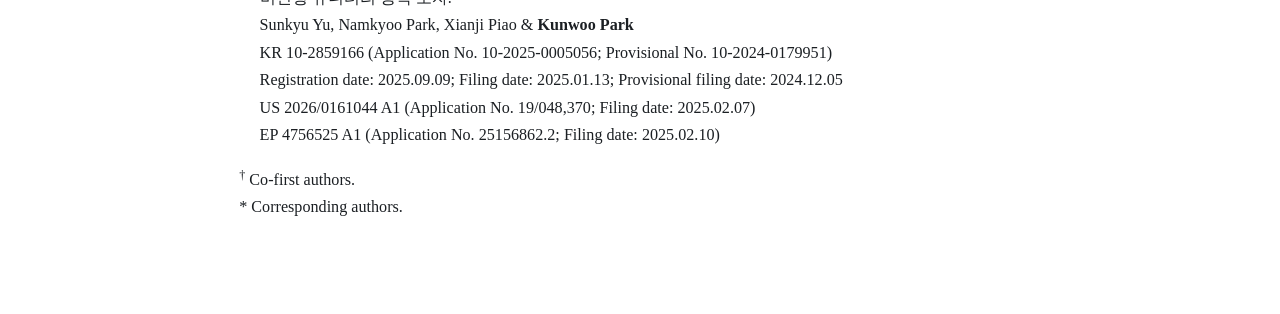
<file: docs/publications.html>
<!DOCTYPE html>
<html xmlns="http://www.w3.org/1999/xhtml" lang="en" xml:lang="en"><head>

<meta charset="utf-8">
<meta name="generator" content="quarto-1.9.37">

<meta name="viewport" content="width=device-width, initial-scale=1.0, user-scalable=yes">

<meta name="description" content="Journal articles, preprints, conference contributions, and patents by Kunwoo Park.">

<title>Publications – Kunwoo Park</title>
<style>
/* Default styles provided by pandoc.
** See https://pandoc.org/MANUAL.html#variables-for-html for config info.
*/
code{white-space: pre-wrap;}
span.smallcaps{font-variant: small-caps;}
div.columns{display: flex; gap: min(4vw, 1.5em);}
div.column{flex: auto; overflow-x: auto;}
div.hanging-indent{margin-left: 1.5em; text-indent: -1.5em;}
ul.task-list{list-style: none;}
ul.task-list li input[type="checkbox"] {
  width: 0.8em;
  margin: 0 0.8em 0.2em -1em; /* quarto-specific, see https://github.com/quarto-dev/quarto-cli/issues/4556 */ 
  vertical-align: middle;
}
</style>


<script src="site_libs/quarto-nav/quarto-nav.js"></script>
<script src="site_libs/quarto-nav/headroom.min.js"></script>
<script src="site_libs/clipboard/clipboard.min.js"></script>
<script src="site_libs/quarto-search/autocomplete.umd.js"></script>
<script src="site_libs/quarto-search/fuse.min.js"></script>
<script src="site_libs/quarto-search/quarto-search.js"></script>
<meta name="quarto:offset" content="./">
<link href="./park.png" rel="icon" type="image/png">
<script src="site_libs/quarto-html/quarto.js" type="module"></script>
<script src="site_libs/quarto-html/tabsets/tabsets.js" type="module"></script>
<script src="site_libs/quarto-html/popper.min.js"></script>
<script src="site_libs/quarto-html/tippy.umd.min.js"></script>
<script src="site_libs/quarto-html/anchor.min.js"></script>
<link href="site_libs/quarto-html/tippy.css" rel="stylesheet">
<link href="site_libs/quarto-html/quarto-syntax-highlighting-7f8f88aac4f3542376d5c11b86a4c14d.css" rel="stylesheet" id="quarto-text-highlighting-styles">
<script src="site_libs/bootstrap/bootstrap.min.js"></script>
<link href="site_libs/bootstrap/bootstrap-icons.css" rel="stylesheet">
<link href="site_libs/bootstrap/bootstrap-d70271683aa93feafeb583e606870e3f.min.css" rel="stylesheet" append-hash="true" id="quarto-bootstrap" data-mode="light">
<script id="quarto-search-options" type="application/json">{
  "location": "navbar",
  "copy-button": false,
  "collapse-after": 3,
  "panel-placement": "end",
  "type": "overlay",
  "limit": 50,
  "keyboard-shortcut": [
    "f",
    "/",
    "s"
  ],
  "show-item-context": false,
  "language": {
    "search-no-results-text": "No results",
    "search-matching-documents-text": "matching documents",
    "search-copy-link-title": "Copy link to search",
    "search-hide-matches-text": "Hide additional matches",
    "search-more-match-text": "more match in this document",
    "search-more-matches-text": "more matches in this document",
    "search-clear-button-title": "Clear",
    "search-text-placeholder": "",
    "search-detached-cancel-button-title": "Cancel",
    "search-submit-button-title": "Submit",
    "search-label": "Search"
  }
}</script>


<link rel="stylesheet" href="styles.css">
<meta property="og:title" content="Publications – Kunwoo Park">
<meta property="og:description" content="Kunwoo Park is a Ph.D.&nbsp;student at Seoul National University researching integrated photonics, optical inverse design, and topological photonics for AI computing with light.">
<meta property="og:image" content="https://kunwoopark.github.io/images/profile.jpg">
<meta property="og:site_name" content="Kunwoo Park">
<meta property="og:image:alt" content="Portrait of Kunwoo Park">
</head>

<body class="nav-fixed publications-page fullcontent quarto-light">

<div id="quarto-search-results"></div>
  <header id="quarto-header" class="headroom fixed-top">
    <nav class="navbar navbar-expand-lg " data-bs-theme="dark">
      <div class="navbar-container container-fluid">
      <div class="navbar-brand-container mx-auto">
    <a class="navbar-brand" href="./index.html">
    <span class="navbar-title">Kunwoo Park</span>
    </a>
  </div>
            <div id="quarto-search" class="" title="Search"></div>
          <button class="navbar-toggler" type="button" data-bs-toggle="collapse" data-bs-target="#navbarCollapse" aria-controls="navbarCollapse" role="menu" aria-expanded="false" aria-label="Toggle navigation" onclick="if (window.quartoToggleHeadroom) { window.quartoToggleHeadroom(); }">
  <span class="navbar-toggler-icon"></span>
</button>
          <div class="collapse navbar-collapse" id="navbarCollapse">
            <ul class="navbar-nav navbar-nav-scroll me-auto">
  <li class="nav-item">
    <a class="nav-link" href="./index.html"> 
<span class="menu-text">Home</span></a>
  </li>  
  <li class="nav-item">
    <a class="nav-link" href="./research.html"> 
<span class="menu-text">Research</span></a>
  </li>  
  <li class="nav-item">
    <a class="nav-link active" href="./publications.html" aria-current="page"> 
<span class="menu-text">Publications</span></a>
  </li>  
  <li class="nav-item">
    <a class="nav-link" href="./cv.html"> 
<span class="menu-text">CV</span></a>
  </li>  
</ul>
          </div> <!-- /navcollapse -->
            <div class="quarto-navbar-tools">
</div>
      </div> <!-- /container-fluid -->
    </nav>
</header>
<!-- content -->
<div id="quarto-content" class="quarto-container page-columns page-rows-contents page-layout-article page-navbar">
<!-- sidebar -->
<!-- margin-sidebar -->
    
<!-- main -->
<main class="content" id="quarto-document-content">

<header id="title-block-header" class="quarto-title-block default">
<div class="quarto-title">
<h1 class="title">Publications</h1>
</div>



<div class="quarto-title-meta">

    
  
    
  </div>
  


</header>


<section id="preprints" class="level2">
<h2 class="anchored" data-anchor-id="preprints">Preprints</h2>
<ol type="1">
<li>Jungyoon Kim<sup>†</sup>, Kyuho Kim<sup>†</sup>, <strong>Kunwoo Park</strong>, Namkyoo Park* &amp; Sunkyu Yu*. Task-specific programming of chaos in neural circuits.<br>
<a href="https://arxiv.org/abs/2605.19465">arXiv:2605.19465</a></li>
<li><strong>Kunwoo Park</strong>, Gitae Lee, Ikbeom Lee, Seungmok Youn, Namkyoo Park* &amp; Sunkyu Yu*. Hypergraph compression enables scalable optical material design.<br>
<a href="https://arxiv.org/abs/2507.15329">arXiv:2507.15329</a></li>
</ol>
</section>
<section id="journal-articles" class="level2">
<h2 class="anchored" data-anchor-id="journal-articles">Journal Articles</h2>
<ol type="1">
<li>Gitae Lee<sup>†</sup>, Seungmok Youn<sup>†</sup>, Ikbeom Lee<sup>†</sup>, <strong>Kunwoo Park</strong>, Duhwan Hwang, Seungkyun Park, Xianji Piao*, Namkyoo Park* &amp; Sunkyu Yu*. Non-Hermitian stealthy hyperuniformity.<br>
<a href="https://doi.org/10.1002/advs.77054">Advanced Science 13, e77054 (2026)</a></li>
<li>Seungmok Youn, <strong>Kunwoo Park</strong>, Ikbeom Lee, Gitae Lee, Namkyoo Park* &amp; Sunkyu Yu*. Phase-sensitive engineering of optical disordered materials using heterogeneous networks.<br>
<a href="https://doi.org/10.1002/adom.202503499">Advanced Optical Materials 14, e03499 (2026)</a></li>
<li>Kyuho Kim<sup>†</sup>, <strong>Kunwoo Park</strong><sup>†</sup>, Hyungchul Park, Sunkyu Yu, Namkyoo Park* &amp; Xianji Piao*. Programmable photonic unitary circuits for light computing (Review).<br>
<a href="https://doi.org/10.1515/nanoph-2024-0602">Nanophotonics 14, 1429 (2025)</a></li>
</ol>
</section>
<section id="conferences" class="level2">
<h2 class="anchored" data-anchor-id="conferences">International Conferences</h2>
<ol type="1">
<li>Ikbeom Lee, <strong>Kunwoo Park</strong>, Seungmok Youn &amp; Sunkyu Yu*. Inverse design of microstructures of non-Hermitian scattering systems.<br>
<a href="https://doi.org/10.1117/12.3062322">SPIE Optics + Photonics 2025, 13578-59, San Diego, California, USA, 6 August 2025</a></li>
<li><strong>Kunwoo Park</strong>, Ikbeom Lee, Seungmok Youn &amp; Sunkyu Yu*. Modularization of light scattering for photonic computing applications.<br>
<a href="https://doi.org/10.1117/12.3062195">SPIE Optics + Photonics 2025, 13581-25, San Diego, California, USA, 5 August 2025</a></li>
<li>Ikbeom Lee, <strong>Kunwoo Park</strong> &amp; Sunkyu Yu*. Design of wave scattering from gain and loss disordered materials.<br>
<a href="https://doi.org/10.1109/CLEO-PR60912.2024.10676414">CLEO-PacificRim (CLEO-PR) 2024, Mo2J-4, Incheon, Republic of Korea, 5 August 2024</a></li>
<li><strong>Kunwoo Park</strong>, Ikbeom Lee &amp; Sunkyu Yu*. Inverse design method of hyperuniform materials using system factorization.<br>
<a href="https://doi.org/10.1109/CLEO-PR60912.2024.10676648">CLEO-PacificRim (CLEO-PR) 2024, Mo2J-2, Incheon, Republic of Korea, 5 August 2024</a></li>
</ol>
</section>
<section id="domestic-conferences" class="level2">
<h2 class="anchored" data-anchor-id="domestic-conferences">Domestic Conferences</h2>
<ol type="1">
<li><strong>Kunwoo Park</strong>, Gitae Lee, Ikbeom Lee, Seungmok Youn, Namkyoo Park &amp; Sunkyu Yu. Large-scale optical material design via hypergraph models.<br>
Optics and Photonics Congress 2026, W3C-V.01, Jeju, Republic of Korea, 22 July 2026</li>
<li>Ikbeom Lee, Gitae Lee, Seungmok Youn, <strong>Kunwoo Park</strong>, Duhwan Hwang, Xianji Piao, Namkyoo Park &amp; Sunkyu Yu. Designing asymmetric scattering using gain and loss media.<br>
Optics and Photonics Congress 2026, TP-V.23, Jeju, Republic of Korea, 21 July 2026</li>
<li>Duhwan Hwang, Jongheon Yeo, <strong>Kunwoo Park</strong>, Namkyoo Park &amp; Sunkyu Yu. Numerical analysis of single-photon dynamics in nonreciprocal waveguide-resonator coupled systems.<br>
Photonics Conference 2025, T2A-II.05, Pyeongchang, Republic of Korea, 27 November 2025</li>
</ol>
</section>
<section id="patents" class="level2">
<h2 class="anchored" data-anchor-id="patents">Patents</h2>
<ol type="1">
<li>Nonlinear unitary optical device.<br>
비선형 유니터리 광학 소자.<br>
Sunkyu Yu, Namkyoo Park, Xianji Piao &amp; <strong>Kunwoo Park</strong><br>
KR 10-2859166 (Application No.&nbsp;10-2025-0005056; Provisional No.&nbsp;10-2024-0179951)<br>
Registration date: 2025.09.09; Filing date: 2025.01.13; Provisional filing date: 2024.12.05<br>
US 2026/0161044 A1 (Application No.&nbsp;19/048,370; Filing date: 2025.02.07)<br>
EP 4756525 A1 (Application No.&nbsp;25156862.2; Filing date: 2025.02.10)</li>
</ol>
<p><sup>†</sup> Co-first authors.<br>
* Corresponding authors.</p>


</section>

</main> <!-- /main -->
<script id="quarto-html-after-body" type="application/javascript">
  window.document.addEventListener("DOMContentLoaded", function (event) {
    const icon = "";
    const anchorJS = new window.AnchorJS();
    anchorJS.options = {
      placement: 'right',
      icon: icon
    };
    anchorJS.add('.anchored');
    const isCodeAnnotation = (el) => {
      for (const clz of el.classList) {
        if (clz.startsWith('code-annotation-')) {                     
          return true;
        }
      }
      return false;
    }
    const onCopySuccess = function(e) {
      // button target
      const button = e.trigger;
      // don't keep focus
      button.blur();
      // flash "checked"
      button.classList.add('code-copy-button-checked');
      var currentTitle = button.getAttribute("title");
      button.setAttribute("title", "Copied!");
      let tooltip;
      if (window.bootstrap) {
        button.setAttribute("data-bs-toggle", "tooltip");
        button.setAttribute("data-bs-placement", "left");
        button.setAttribute("data-bs-title", "Copied!");
        tooltip = new bootstrap.Tooltip(button, 
          { trigger: "manual", 
            customClass: "code-copy-button-tooltip",
            offset: [0, -8]});
        tooltip.show();    
      }
      setTimeout(function() {
        if (tooltip) {
          tooltip.hide();
          button.removeAttribute("data-bs-title");
          button.removeAttribute("data-bs-toggle");
          button.removeAttribute("data-bs-placement");
        }
        button.setAttribute("title", currentTitle);
        button.classList.remove('code-copy-button-checked');
      }, 1000);
      // clear code selection
      e.clearSelection();
    }
    const getTextToCopy = function(trigger) {
      const outerScaffold = trigger.parentElement.cloneNode(true);
      const codeEl = outerScaffold.querySelector('code');
      for (const childEl of codeEl.children) {
        if (isCodeAnnotation(childEl)) {
          childEl.remove();
        }
      }
      return codeEl.innerText;
    }
    const clipboard = new window.ClipboardJS('.code-copy-button:not([data-in-quarto-modal])', {
      text: getTextToCopy
    });
    clipboard.on('success', onCopySuccess);
    if (window.document.getElementById('quarto-embedded-source-code-modal')) {
      const clipboardModal = new window.ClipboardJS('.code-copy-button[data-in-quarto-modal]', {
        text: getTextToCopy,
        container: window.document.getElementById('quarto-embedded-source-code-modal')
      });
      clipboardModal.on('success', onCopySuccess);
    }
      var localhostRegex = new RegExp(/^(?:http|https):\/\/localhost\:?[0-9]*\//);
      var mailtoRegex = new RegExp(/^mailto:/);
        var filterRegex = new RegExp("https:\/\/kunwoopark\.github\.io\/");
      var isInternal = (href) => {
          return filterRegex.test(href) || localhostRegex.test(href) || mailtoRegex.test(href);
      }
      // Inspect non-navigation links and adorn them if external
     var links = window.document.querySelectorAll('a[href]:not(.nav-link):not(.navbar-brand):not(.toc-action):not(.sidebar-link):not(.sidebar-item-toggle):not(.pagination-link):not(.no-external):not([aria-hidden]):not(.dropdown-item):not(.quarto-navigation-tool):not(.about-link)');
      for (var i=0; i<links.length; i++) {
        const link = links[i];
        if (!isInternal(link.href)) {
          // undo the damage that might have been done by quarto-nav.js in the case of
          // links that we want to consider external
          if (link.dataset.originalHref !== undefined) {
            link.href = link.dataset.originalHref;
          }
            // target, if specified
            link.setAttribute("target", "_blank");
            if (link.getAttribute("rel") === null) {
              link.setAttribute("rel", "noopener");
            }
        }
      }
    function tippyHover(el, contentFn, onTriggerFn, onUntriggerFn) {
      const config = {
        allowHTML: true,
        maxWidth: 500,
        delay: 100,
        arrow: false,
        appendTo: function(el) {
            return el.parentElement;
        },
        interactive: true,
        interactiveBorder: 10,
        theme: 'quarto',
        placement: 'bottom-start',
      };
      if (contentFn) {
        config.content = contentFn;
      }
      if (onTriggerFn) {
        config.onTrigger = onTriggerFn;
      }
      if (onUntriggerFn) {
        config.onUntrigger = onUntriggerFn;
      }
      window.tippy(el, config); 
    }
    const noterefs = window.document.querySelectorAll('a[role="doc-noteref"]');
    for (var i=0; i<noterefs.length; i++) {
      const ref = noterefs[i];
      tippyHover(ref, function() {
        // use id or data attribute instead here
        let href = ref.getAttribute('data-footnote-href') || ref.getAttribute('href');
        try { href = new URL(href).hash; } catch {}
        const id = href.replace(/^#\/?/, "");
        const note = window.document.getElementById(id);
        if (note) {
          return note.innerHTML;
        } else {
          return "";
        }
      });
    }
    const xrefs = window.document.querySelectorAll('a.quarto-xref');
    const processXRef = (id, note) => {
      // Strip column container classes
      const stripColumnClz = (el) => {
        el.classList.remove("page-full", "page-columns");
        if (el.children) {
          for (const child of el.children) {
            stripColumnClz(child);
          }
        }
      }
      stripColumnClz(note)
      if (id === null || id.startsWith('sec-')) {
        // Special case sections, only their first couple elements
        const container = document.createElement("div");
        if (note.children && note.children.length > 2) {
          container.appendChild(note.children[0].cloneNode(true));
          for (let i = 1; i < note.children.length; i++) {
            const child = note.children[i];
            if (child.tagName === "P" && child.innerText === "") {
              continue;
            } else {
              container.appendChild(child.cloneNode(true));
              break;
            }
          }
          if (window.Quarto?.typesetMath) {
            window.Quarto.typesetMath(container);
          }
          return container.innerHTML
        } else {
          if (window.Quarto?.typesetMath) {
            window.Quarto.typesetMath(note);
          }
          return note.innerHTML;
        }
      } else {
        // Remove any anchor links if they are present
        const anchorLink = note.querySelector('a.anchorjs-link');
        if (anchorLink) {
          anchorLink.remove();
        }
        if (window.Quarto?.typesetMath) {
          window.Quarto.typesetMath(note);
        }
        if (note.classList.contains("callout")) {
          return note.outerHTML;
        } else {
          return note.innerHTML;
        }
      }
    }
    for (var i=0; i<xrefs.length; i++) {
      const xref = xrefs[i];
      tippyHover(xref, undefined, function(instance) {
        instance.disable();
        let url = xref.getAttribute('href');
        let hash = undefined; 
        if (url.startsWith('#')) {
          hash = url;
        } else {
          try { hash = new URL(url).hash; } catch {}
        }
        if (hash) {
          const id = hash.replace(/^#\/?/, "");
          const note = window.document.getElementById(id);
          if (note !== null) {
            try {
              const html = processXRef(id, note.cloneNode(true));
              instance.setContent(html);
            } finally {
              instance.enable();
              instance.show();
            }
          } else {
            // See if we can fetch this
            fetch(url.split('#')[0])
            .then(res => res.text())
            .then(html => {
              const parser = new DOMParser();
              const htmlDoc = parser.parseFromString(html, "text/html");
              const note = htmlDoc.getElementById(id);
              if (note !== null) {
                const html = processXRef(id, note);
                instance.setContent(html);
              } 
            }).finally(() => {
              instance.enable();
              instance.show();
            });
          }
        } else {
          // See if we can fetch a full url (with no hash to target)
          // This is a special case and we should probably do some content thinning / targeting
          fetch(url)
          .then(res => res.text())
          .then(html => {
            const parser = new DOMParser();
            const htmlDoc = parser.parseFromString(html, "text/html");
            const note = htmlDoc.querySelector('main.content');
            if (note !== null) {
              // This should only happen for chapter cross references
              // (since there is no id in the URL)
              // remove the first header
              if (note.children.length > 0 && note.children[0].tagName === "HEADER") {
                note.children[0].remove();
              }
              const html = processXRef(null, note);
              instance.setContent(html);
            } 
          }).finally(() => {
            instance.enable();
            instance.show();
          });
        }
      }, function(instance) {
      });
    }
        let selectedAnnoteEl;
        const selectorForAnnotation = ( cell, annotation) => {
          let cellAttr = 'data-code-cell="' + cell + '"';
          let lineAttr = 'data-code-annotation="' +  annotation + '"';
          const selector = 'span[' + cellAttr + '][' + lineAttr + ']';
          return selector;
        }
        const selectCodeLines = (annoteEl) => {
          const doc = window.document;
          const targetCell = annoteEl.getAttribute("data-target-cell");
          const targetAnnotation = annoteEl.getAttribute("data-target-annotation");
          const annoteSpan = window.document.querySelector(selectorForAnnotation(targetCell, targetAnnotation));
          const lines = annoteSpan.getAttribute("data-code-lines").split(",");
          const lineIds = lines.map((line) => {
            return targetCell + "-" + line;
          })
          let top = null;
          let height = null;
          let parent = null;
          if (lineIds.length > 0) {
              //compute the position of the single el (top and bottom and make a div)
              const el = window.document.getElementById(lineIds[0]);
              top = el.offsetTop;
              height = el.offsetHeight;
              parent = el.parentElement.parentElement;
            if (lineIds.length > 1) {
              const lastEl = window.document.getElementById(lineIds[lineIds.length - 1]);
              const bottom = lastEl.offsetTop + lastEl.offsetHeight;
              height = bottom - top;
            }
            if (top !== null && height !== null && parent !== null) {
              // cook up a div (if necessary) and position it 
              let div = window.document.getElementById("code-annotation-line-highlight");
              if (div === null) {
                div = window.document.createElement("div");
                div.setAttribute("id", "code-annotation-line-highlight");
                div.style.position = 'absolute';
                parent.appendChild(div);
              }
              div.style.top = top - 2 + "px";
              div.style.height = height + 4 + "px";
              div.style.left = 0;
              let gutterDiv = window.document.getElementById("code-annotation-line-highlight-gutter");
              if (gutterDiv === null) {
                gutterDiv = window.document.createElement("div");
                gutterDiv.setAttribute("id", "code-annotation-line-highlight-gutter");
                gutterDiv.style.position = 'absolute';
                const codeCell = window.document.getElementById(targetCell);
                const gutter = codeCell.querySelector('.code-annotation-gutter');
                gutter.appendChild(gutterDiv);
              }
              gutterDiv.style.top = top - 2 + "px";
              gutterDiv.style.height = height + 4 + "px";
            }
            selectedAnnoteEl = annoteEl;
          }
        };
        const unselectCodeLines = () => {
          const elementsIds = ["code-annotation-line-highlight", "code-annotation-line-highlight-gutter"];
          elementsIds.forEach((elId) => {
            const div = window.document.getElementById(elId);
            if (div) {
              div.remove();
            }
          });
          selectedAnnoteEl = undefined;
        };
          // Handle positioning of the toggle
      window.addEventListener(
        "resize",
        throttle(() => {
          elRect = undefined;
          if (selectedAnnoteEl) {
            selectCodeLines(selectedAnnoteEl);
          }
        }, 10)
      );
      function throttle(fn, ms) {
      let throttle = false;
      let timer;
        return (...args) => {
          if(!throttle) { // first call gets through
              fn.apply(this, args);
              throttle = true;
          } else { // all the others get throttled
              if(timer) clearTimeout(timer); // cancel #2
              timer = setTimeout(() => {
                fn.apply(this, args);
                timer = throttle = false;
              }, ms);
          }
        };
      }
        // Attach click handler to the DT
        const annoteDls = window.document.querySelectorAll('dt[data-target-cell]');
        for (const annoteDlNode of annoteDls) {
          annoteDlNode.addEventListener('click', (event) => {
            const clickedEl = event.target;
            if (clickedEl !== selectedAnnoteEl) {
              unselectCodeLines();
              const activeEl = window.document.querySelector('dt[data-target-cell].code-annotation-active');
              if (activeEl) {
                activeEl.classList.remove('code-annotation-active');
              }
              selectCodeLines(clickedEl);
              clickedEl.classList.add('code-annotation-active');
            } else {
              // Unselect the line
              unselectCodeLines();
              clickedEl.classList.remove('code-annotation-active');
            }
          });
        }
    const findCites = (el) => {
      const parentEl = el.parentElement;
      if (parentEl) {
        const cites = parentEl.dataset.cites;
        if (cites) {
          return {
            el,
            cites: cites.split(' ')
          };
        } else {
          return findCites(el.parentElement)
        }
      } else {
        return undefined;
      }
    };
    var bibliorefs = window.document.querySelectorAll('a[role="doc-biblioref"]');
    for (var i=0; i<bibliorefs.length; i++) {
      const ref = bibliorefs[i];
      const citeInfo = findCites(ref);
      if (citeInfo) {
        tippyHover(citeInfo.el, function() {
          var popup = window.document.createElement('div');
          citeInfo.cites.forEach(function(cite) {
            var citeDiv = window.document.createElement('div');
            citeDiv.classList.add('hanging-indent');
            citeDiv.classList.add('csl-entry');
            var biblioDiv = window.document.getElementById('ref-' + cite);
            if (biblioDiv) {
              citeDiv.innerHTML = biblioDiv.innerHTML;
            }
            popup.appendChild(citeDiv);
          });
          return popup.innerHTML;
        });
      }
    }
  });
  </script>
</div> <!-- /content -->




</body></html>
</file>
<file: docs/site_libs/quarto-html/tippy.css>
.tippy-box[data-animation=fade][data-state=hidden]{opacity:0}[data-tippy-root]{max-width:calc(100vw - 10px)}.tippy-box{position:relative;background-color:#333;color:#fff;border-radius:4px;font-size:14px;line-height:1.4;white-space:normal;outline:0;transition-property:transform,visibility,opacity}.tippy-box[data-placement^=top]>.tippy-arrow{bottom:0}.tippy-box[data-placement^=top]>.tippy-arrow:before{bottom:-7px;left:0;border-width:8px 8px 0;border-top-color:initial;transform-origin:center top}.tippy-box[data-placement^=bottom]>.tippy-arrow{top:0}.tippy-box[data-placement^=bottom]>.tippy-arrow:before{top:-7px;left:0;border-width:0 8px 8px;border-bottom-color:initial;transform-origin:center bottom}.tippy-box[data-placement^=left]>.tippy-arrow{right:0}.tippy-box[data-placement^=left]>.tippy-arrow:before{border-width:8px 0 8px 8px;border-left-color:initial;right:-7px;transform-origin:center left}.tippy-box[data-placement^=right]>.tippy-arrow{left:0}.tippy-box[data-placement^=right]>.tippy-arrow:before{left:-7px;border-width:8px 8px 8px 0;border-right-color:initial;transform-origin:center right}.tippy-box[data-inertia][data-state=visible]{transition-timing-function:cubic-bezier(.54,1.5,.38,1.11)}.tippy-arrow{width:16px;height:16px;color:#333}.tippy-arrow:before{content:"";position:absolute;border-color:transparent;border-style:solid}.tippy-content{position:relative;padding:5px 9px;z-index:1}
</file>
<file: docs/site_libs/quarto-html/quarto-syntax-highlighting-7f8f88aac4f3542376d5c11b86a4c14d.css>
/* quarto syntax highlight colors */
:root {
  --quarto-hl-ot-color: #003B4F;
  --quarto-hl-at-color: #657422;
  --quarto-hl-ss-color: #20794D;
  --quarto-hl-an-color: #5E5E5E;
  --quarto-hl-fu-color: #4758AB;
  --quarto-hl-st-color: #20794D;
  --quarto-hl-cf-color: #003B4F;
  --quarto-hl-op-color: #5E5E5E;
  --quarto-hl-er-color: #AD0000;
  --quarto-hl-bn-color: #AD0000;
  --quarto-hl-al-color: #AD0000;
  --quarto-hl-va-color: #111111;
  --quarto-hl-bu-color: inherit;
  --quarto-hl-ex-color: inherit;
  --quarto-hl-pp-color: #AD0000;
  --quarto-hl-in-color: #5E5E5E;
  --quarto-hl-vs-color: #20794D;
  --quarto-hl-wa-color: #5E5E5E;
  --quarto-hl-do-color: #5E5E5E;
  --quarto-hl-im-color: #00769E;
  --quarto-hl-ch-color: #20794D;
  --quarto-hl-dt-color: #AD0000;
  --quarto-hl-fl-color: #AD0000;
  --quarto-hl-co-color: #5E5E5E;
  --quarto-hl-cv-color: #5E5E5E;
  --quarto-hl-cn-color: #8f5902;
  --quarto-hl-sc-color: #5E5E5E;
  --quarto-hl-dv-color: #AD0000;
  --quarto-hl-kw-color: #003B4F;
}

/* other quarto variables */
:root {
  --quarto-font-monospace: SFMono-Regular, Menlo, Monaco, Consolas, "Liberation Mono", "Courier New", monospace;
}

/* syntax highlight based on Pandoc's rules */
pre > code.sourceCode > span {
  color: #003B4F;
}

code.sourceCode > span {
  color: #003B4F;
}

div.sourceCode,
div.sourceCode pre.sourceCode {
  color: #003B4F;
}

/* Normal */
code span {
  color: #003B4F;
}

/* Alert */
code span.al {
  color: #AD0000;
  font-style: inherit;
}

/* Annotation */
code span.an {
  color: #5E5E5E;
  font-style: inherit;
}

/* Attribute */
code span.at {
  color: #657422;
  font-style: inherit;
}

/* BaseN */
code span.bn {
  color: #AD0000;
  font-style: inherit;
}

/* BuiltIn */
code span.bu {
  font-style: inherit;
}

/* ControlFlow */
code span.cf {
  color: #003B4F;
  font-weight: bold;
  font-style: inherit;
}

/* Char */
code span.ch {
  color: #20794D;
  font-style: inherit;
}

/* Constant */
code span.cn {
  color: #8f5902;
  font-style: inherit;
}

/* Comment */
code span.co {
  color: #5E5E5E;
  font-style: inherit;
}

/* CommentVar */
code span.cv {
  color: #5E5E5E;
  font-style: italic;
}

/* Documentation */
code span.do {
  color: #5E5E5E;
  font-style: italic;
}

/* DataType */
code span.dt {
  color: #AD0000;
  font-style: inherit;
}

/* DecVal */
code span.dv {
  color: #AD0000;
  font-style: inherit;
}

/* Error */
code span.er {
  color: #AD0000;
  font-style: inherit;
}

/* Extension */
code span.ex {
  font-style: inherit;
}

/* Float */
code span.fl {
  color: #AD0000;
  font-style: inherit;
}

/* Function */
code span.fu {
  color: #4758AB;
  font-style: inherit;
}

/* Import */
code span.im {
  color: #00769E;
  font-style: inherit;
}

/* Information */
code span.in {
  color: #5E5E5E;
  font-style: inherit;
}

/* Keyword */
code span.kw {
  color: #003B4F;
  font-weight: bold;
  font-style: inherit;
}

/* Operator */
code span.op {
  color: #5E5E5E;
  font-style: inherit;
}

/* Other */
code span.ot {
  color: #003B4F;
  font-style: inherit;
}

/* Preprocessor */
code span.pp {
  color: #AD0000;
  font-style: inherit;
}

/* SpecialChar */
code span.sc {
  color: #5E5E5E;
  font-style: inherit;
}

/* SpecialString */
code span.ss {
  color: #20794D;
  font-style: inherit;
}

/* String */
code span.st {
  color: #20794D;
  font-style: inherit;
}

/* Variable */
code span.va {
  color: #111111;
  font-style: inherit;
}

/* VerbatimString */
code span.vs {
  color: #20794D;
  font-style: inherit;
}

/* Warning */
code span.wa {
  color: #5E5E5E;
  font-style: italic;
}

.prevent-inlining {
  content: "</";
}

/*# sourceMappingURL=789ad8cd35626ba772517505b42a116e.css.map */
</file>
<file: docs/styles.css>
:root {
  --site-accent: #1f3a5f;
  --site-text: #1b1f23;
  --site-muted: #5f6b76;
  --site-border: #d9e0e6;
  --site-surface: #f8fafc;
}

body {
  color: var(--site-text);
  background-color: #ffffff;
  line-height: 1.7;
}

.quarto-container {
  max-width: 1180px;
  margin-left: auto;
  margin-right: auto;
  padding-left: 1.5rem;
  padding-right: 1.5rem;
}

a {
  color: var(--site-accent);
}

a:hover,
a:focus {
  color: #17304d;
}

.navbar {
  border-bottom: 1px solid var(--site-border);
}

.navbar-brand,
.nav-link,
.menu-text {
  font-weight: 500;
}

.navbar-brand-container {
  display: none;
}

.about-links {
  display: flex;
  justify-content: center;
  align-items: center;
  flex-wrap: wrap;
  gap: 0.5rem;
}

.about-link {
  display: inline-flex;
  align-items: center;
  min-height: 44px;
  gap: 0.35rem;
  border: 1px solid var(--site-border);
  border-radius: 999px;
  color: var(--site-accent);
  font-weight: 500;
  line-height: 1.2;
  padding: 0.35rem 0.8rem;
  text-decoration: none;
}

.about-link:hover,
.about-link:focus {
  background-color: var(--site-surface);
  text-decoration: none;
}

.about-links > p {
  display: flex;
  justify-content: center;
  align-items: center;
  flex-wrap: wrap;
  gap: 0.5rem;
  margin-bottom: 0;
}

a:focus-visible {
  outline: 2px solid var(--site-accent);
  outline-offset: 3px;
}

.quarto-about-trestles .about-image,
.quarto-about-jolla .about-image,
.quarto-about-solana .about-image,
.home-profile-image {
  display: block;
  background-color: #ffffff;
  border-radius: 50%;
  width: min(72vw, 235px) !important;
  height: min(72vw, 235px) !important;
  aspect-ratio: 1 / 1;
  margin: 0 auto 1rem;
  object-fit: cover;
  object-position: center 18%;
  padding: 0;
  box-sizing: border-box;
  transform: none;
}

h1,
h2,
h3,
h4 {
  color: var(--site-accent);
  letter-spacing: 0.01em;
}

h2 {
  margin-top: 2rem;
  padding-top: 0.25rem;
  border-top: 1px solid transparent;
}

p,
li {
  max-width: 860px;
}

ul,
ol {
  padding-left: 1.2rem;
}

.cv-button {
  display: inline-block;
  background-color: var(--site-accent);
  border: 1px solid var(--site-accent);
  border-radius: 0.35rem;
  color: #ffffff;
  font-weight: 600;
  padding: 0.65rem 1rem;
  text-decoration: none;
}

.cv-button:hover,
.cv-button:focus {
  background-color: #17304d;
  border-color: #17304d;
  color: #ffffff;
  text-decoration: none;
}

.cv-embed {
  display: block;
  width: 100%;
  height: max(640px, calc(100vh - 220px));
  margin-top: 1.25rem;
  border: 1px solid var(--site-border);
  border-radius: 0.5rem;
}

/* mobile browsers rarely render inline PDFs; the download button covers them */
@media (max-width: 767.98px) {
  .cv-embed {
    display: none;
  }
}

.research-image {
  display: block;
  width: min(100%, 760px);
  max-height: 360px;
  margin: 0.75rem 0 1rem;
  border: 1px solid var(--site-border);
  border-radius: 0.65rem;
  object-fit: cover;
}

/* data plots keep their own aspect ratio instead of the banner crop */
.research-image.research-plot {
  width: min(100%, 400px);
  max-height: none;
  object-fit: contain;
  background: #fff;
}

/* litera sets Georgia on paragraphs only; keep list text in the same face */
#quarto-document-content li {
  font-family: Georgia, Cambria, "Times New Roman", Times, serif;
}

body.research-page section.level2 + section.level2 {
  margin-top: 2.75rem;
  padding-top: 1.25rem;
  border-top: 1px solid var(--site-border);
}

body.research-page section.level2 > h2 {
  margin-top: 0.5rem;
}

body.research-page section.level2 li {
  margin-bottom: 0.35rem;
}

.research-links {
  color: var(--site-muted);
  font-size: 0.92rem;
}

.research-links p {
  margin-bottom: 0;
}

.quarto-about-trestles .about-entity {
  border-right: 1px solid var(--site-border);
}

.quarto-about-trestles .about-contents main {
  padding-top: 0.5rem;
}

.page-footer {
  border-top: 1px solid var(--site-border);
  color: var(--site-muted);
}

body.home-page .home-hero {
  align-items: center;
  column-gap: 3.25rem;
  margin-top: 1.5rem;
}

body.home-page .home-hero h1 {
  font-size: 2.35rem;
  margin-top: 0;
  margin-bottom: 1rem;
  padding-top: 0;
  border-top: none;
}

body.home-page .home-meta {
  font-size: 1.1rem;
  line-height: 1.8;
}

body.home-page .home-meta p {
  margin-bottom: 0.2rem;
}

body.home-page .home-intro {
  max-width: 980px;
  margin: 2rem auto 0;
}

body.home-page .home-intro p {
  text-align: center;
  text-wrap: balance;
  font-size: 1.3rem;
  line-height: 1.75;
  max-width: 820px;
  margin: 0 auto;
}

.nowrap {
  white-space: nowrap;
}

body.home-page .about-links {
  margin-top: 2rem;
}

body.home-page #title-block-header,
body.home-page .home-hero figcaption {
  display: none;
}

body.home-page .about-link,
body.home-page .about-link-text {
  font-family: "Helvetica Neue", Helvetica, Arial, sans-serif;
}

body.publications-page {
  font-size: 0.95rem;
}

body.publications-page .quarto-title-block .title {
  font-size: 2rem;
}

body.publications-page h2 {
  font-size: 1.45rem;
}

body.publications-page p,
body.publications-page li {
  font-size: 0.95rem;
}

@media (max-width: 991.98px) {
  .quarto-about-trestles .about-entity {
    border-right: none;
    border-bottom: 1px solid var(--site-border);
    margin-bottom: 1.5rem;
    padding-bottom: 1.5rem;
  }

  body.home-page .home-hero {
    display: block;
    margin-top: 0.75rem;
  }

  body.home-page .home-hero .column {
    width: 100% !important;
    max-width: 100%;
    flex-basis: auto !important;
    margin-left: 0;
    margin-right: 0;
  }

  body.home-page .home-hero section {
    text-align: center;
  }

  body.home-page .home-hero h1 {
    font-size: clamp(2rem, 8vw, 2.35rem);
    display: block;
    margin-top: 0.35rem;
    width: 100%;
  }

  body.home-page .home-hero h1 .anchorjs-link {
    display: none;
  }

  body.home-page .home-profile-image {
    width: min(58vw, 210px) !important;
    height: min(58vw, 210px) !important;
    margin-bottom: 1.25rem;
  }

  body.home-page .home-intro {
    margin-top: 1.5rem;
  }

  body.home-page .home-intro p {
    font-size: 1.12rem;
    line-height: 1.65;
    text-align: center;
  }

  body.home-page .about-links {
    gap: 0.45rem;
    margin-top: 1.5rem;
  }

  body.home-page .about-links > p {
    gap: 0.45rem;
  }

  body.home-page .about-link {
    padding: 0.34rem 0.72rem;
  }

  body.home-page .home-meta p {
    max-width: none;
  }

  body.home-page .home-hero h1,
  body.home-page .home-meta,
  body.home-page .home-meta p {
    text-align: center;
  }
}
</file>
